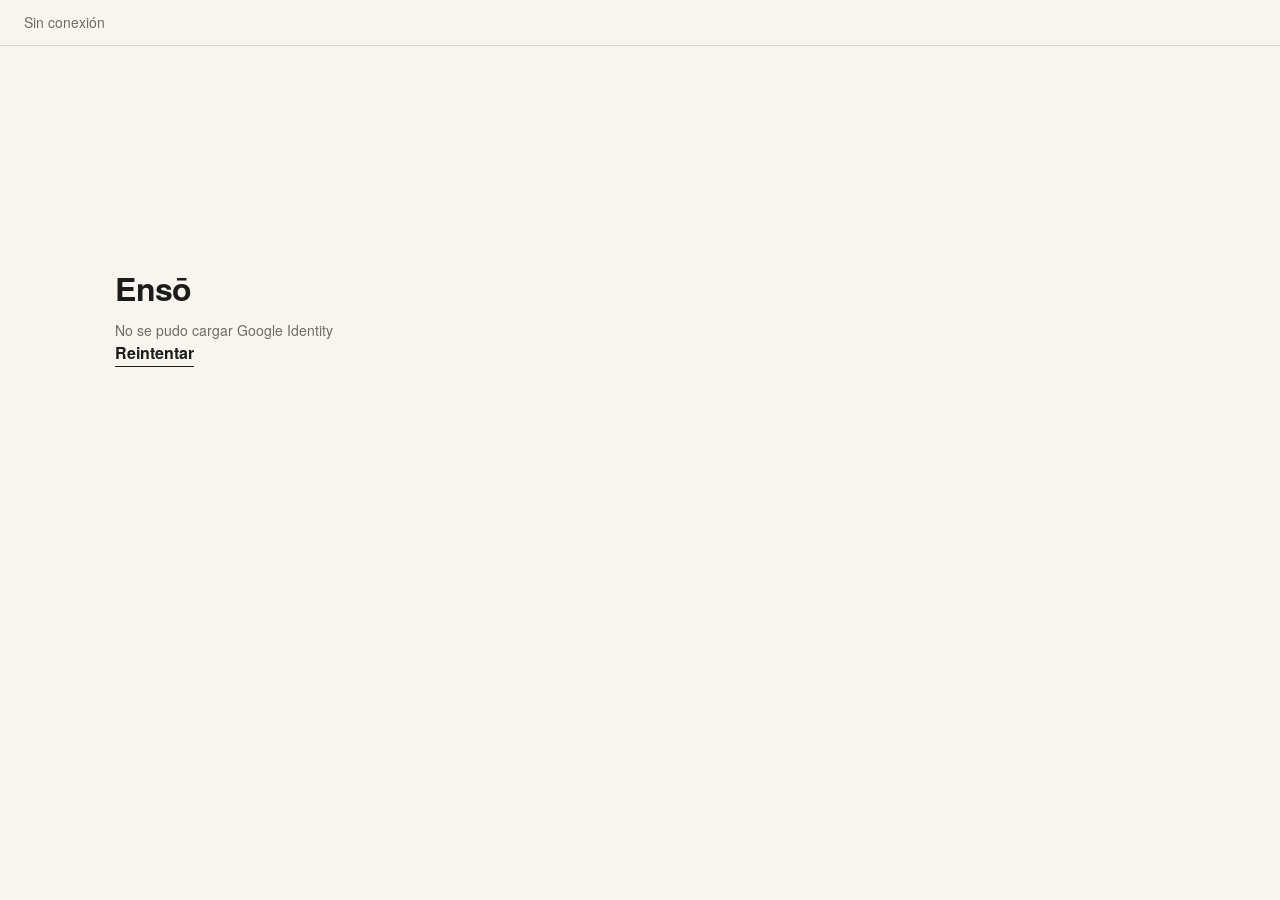
<file: web/index.html>
<!doctype html>
<html lang="es">
<head>
<meta charset="utf-8">
<meta name="viewport" content="width=device-width, initial-scale=1, viewport-fit=cover">
<meta http-equiv="Content-Security-Policy" content="default-src 'self'; script-src 'self' https://accounts.google.com/gsi/client; style-src 'self' https://accounts.google.com/gsi/style 'sha256-88QphsXJQwxKP9xXR175ZSMzpaq6Swzj9u3QQ+G2Wig='; frame-src https://accounts.google.com/gsi/; connect-src 'self' https://script.google.com https://script.googleusercontent.com https://accounts.google.com/gsi/; img-src 'self' data:; font-src 'self'; object-src 'none'; base-uri 'none'; form-action 'none'">
<meta name="referrer" content="strict-origin-when-cross-origin">
<meta name="theme-color" content="#f8f5ef">
<title>Ensō</title>
<link rel="manifest" href="manifest.webmanifest">
<link rel="icon" type="image/png" href="icons/icon-32.png">
<link rel="apple-touch-icon" href="icons/icon-180.png">
<link rel="preload" href="fonts/texgyreheros-regular.woff2" as="font" type="font/woff2" crossorigin>
<link rel="preload" href="fonts/texgyreheros-bold.woff2" as="font" type="font/woff2" crossorigin>
<link rel="stylesheet" href="fonts/fonts.css">
<link rel="stylesheet" href="styles.css">
<script src="domain.js"></script>
<script type="module" src="js/app.js"></script>
</head>
<body>
<main id="app"></main>
</body>
</html>
</file>
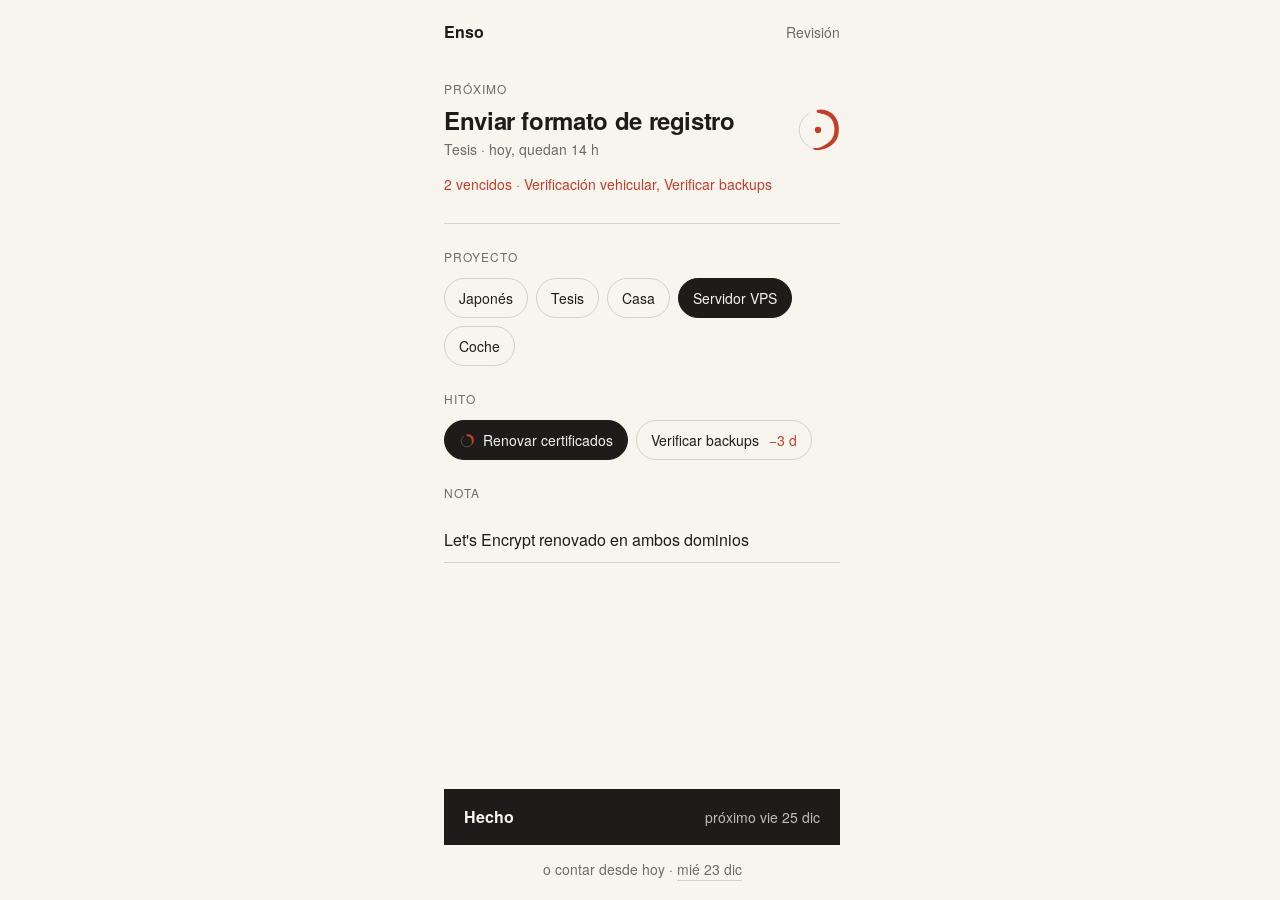
<file: design/mockups/capture.html>
<!doctype html>
<html lang="es">
<head>
<meta charset="utf-8">
<meta name="viewport" content="width=device-width, initial-scale=1, viewport-fit=cover">
<title>Enso · Captura (mockup)</title>
<link rel="stylesheet" href="tokens.css">
<style>
  body { min-height: 100dvh; }
  .page {
    max-width: 440px; min-height: 100dvh; margin: 0 auto;
    padding: 20px 20px 0 24px;
    display: flex; flex-direction: column;
  }
  .top { display: flex; align-items: baseline; justify-content: space-between; margin-bottom: 36px; }
  .mark { font-weight: 700; font-size: var(--fs-m); }
  .top a { font-size: var(--fs-s); color: var(--sumi-2); text-decoration: none; }

  .next { padding-bottom: 28px; border-bottom: 1px solid var(--hair); }
  .next .title { font-size: 24px; font-weight: 700; line-height: 1.2; letter-spacing: -0.015em; margin-top: 8px; }
  .next .meta { font-size: var(--fs-s); color: var(--sumi-2); margin-top: 4px; }
  .next-row { display: flex; align-items: flex-start; justify-content: space-between; gap: 16px; }
  .next-row .timer { margin-top: 10px; }
  .next .overdue { font-size: var(--fs-s); color: var(--shu); margin-top: 14px; }

  .block { padding-top: 24px; }
  .block .label { margin-bottom: 12px; }

  .chips { display: flex; flex-wrap: wrap; gap: 8px; }
  .chip {
    min-height: 40px; padding: 8px 14px;
    border: 1px solid var(--hair); border-radius: 999px;
    font-size: var(--fs-s); line-height: 22px;
  }
  .chip.on { background: var(--sumi); border-color: var(--sumi); color: var(--washi); }
  .chip .d { color: var(--shu); margin-left: 6px; }
  .chip .timer { margin-right: 4px; vertical-align: -3px; }
  .chip.on .timer .trace { stroke: #57524c; }

  .note {
    width: 100%; margin-top: 4px; padding: 10px 0;
    border: 0; border-bottom: 1px solid var(--hair); background: transparent;
    font: inherit; font-size: var(--fs-m); color: var(--sumi); outline: none;
  }
  .note::placeholder { color: var(--sumi-3); }
  .note:focus { border-bottom-color: var(--sumi); }

  .actions {
    position: sticky; bottom: 0; margin-top: auto;
    padding: 24px 0 calc(20px + env(safe-area-inset-bottom));
    background: linear-gradient(to bottom, rgba(244,239,230,0), var(--washi) 24px);
  }
  .primary {
    width: 100%; min-height: 56px; padding: 0 20px;
    background: var(--sumi); color: var(--washi);
    display: flex; align-items: center; justify-content: space-between;
    font-size: var(--fs-m);
  }
  .primary b { font-weight: 700; }
  .primary span { opacity: .75; font-size: var(--fs-s); }
  .secondary {
    display: block; width: 100%; margin-top: 14px; text-align: center;
    font-size: var(--fs-s); color: var(--sumi-2);
  }
  .secondary u { text-decoration: none; border-bottom: 1px solid var(--hair); padding-bottom: 1px; }
</style>
</head>
<body>
<div class="page">
  <header class="top">
    <span class="mark">Enso</span>
    <a href="review.html">Revisión</a>
  </header>

  <section class="next">
    <p class="label">Próximo</p>
    <div class="next-row">
      <div>
        <p class="title">Enviar formato de registro</p>
        <p class="meta num">Tesis · hoy, quedan 14 h</p>
      </div>
      <svg class="timer" data-due="2026-11-23" data-size="44"></svg>
    </div>
    <p class="overdue num">2 vencidos · Verificación vehicular, Verificar backups</p>
  </section>

  <section class="block">
    <p class="label">Proyecto</p>
    <div class="chips">
      <button class="chip">Japonés</button>
      <button class="chip">Tesis</button>
      <button class="chip">Casa</button>
      <button class="chip on">Servidor VPS</button>
      <button class="chip">Coche</button>
    </div>
  </section>

  <section class="block">
    <p class="label">Hito</p>
    <div class="chips">
      <button class="chip on"><svg class="timer" data-due="2026-11-25" data-size="16"></svg> Renovar certificados</button>
      <button class="chip">Verificar backups <span class="d num">−3 d</span></button>
    </div>
  </section>

  <section class="block">
    <p class="label">Nota</p>
    <input class="note" type="text" placeholder="Breve, opcional" value="Let's Encrypt renovado en ambos dominios">
  </section>

  <div class="actions">
    <button class="primary"><b>Hecho</b><span class="num">próximo vie 25 dic</span></button>
    <button class="secondary num">o contar desde hoy · <u>mié 23 dic</u></button>
  </div>
</div>
<script src="enso.js"></script>
</body>
</html>
</file>
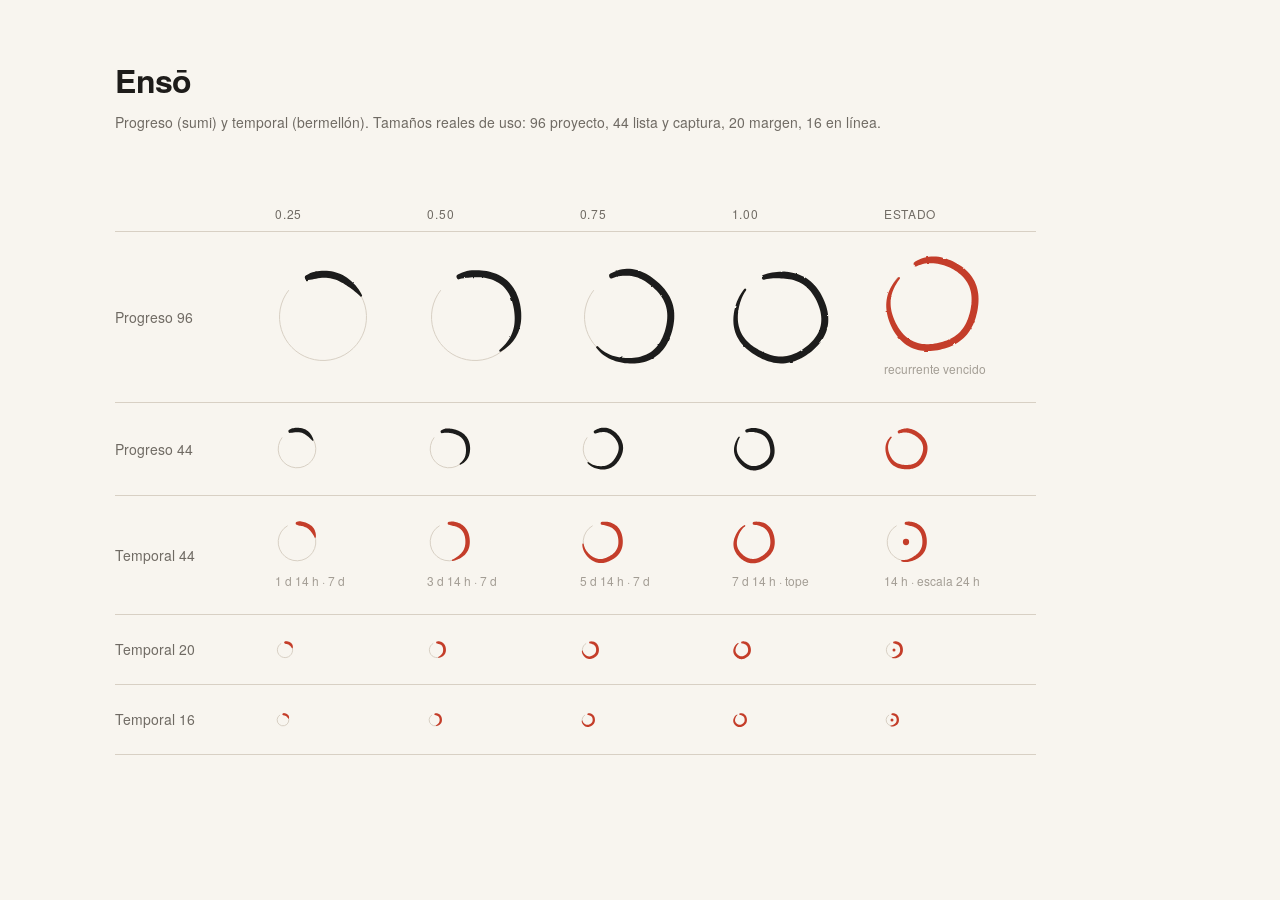
<file: design/mockups/enso-specimen.html>
<!doctype html>
<html lang="es">
<head>
<meta charset="utf-8">
<meta name="viewport" content="width=device-width, initial-scale=1">
<title>Enso · Muestrario de ensō</title>
<link rel="stylesheet" href="tokens.css">
<style>
  .page { max-width: 1100px; padding: 56px 64px 80px 9vw; }
  h1 { font-size: 32px; font-weight: 700; letter-spacing: -0.02em; margin-bottom: 8px; }
  .intro { color: var(--sumi-2); font-size: var(--fs-s); margin-bottom: 48px; }
  .row { display: grid; grid-template-columns: 160px repeat(5, 1fr); align-items: center; padding: 24px 0; border-top: 1px solid var(--hair); }
  .row:last-child { border-bottom: 1px solid var(--hair); }
  .row > p { font-size: var(--fs-s); color: var(--sumi-2); }
  .cell { display: flex; flex-direction: column; align-items: flex-start; gap: 8px; }
  .cell span { font-size: var(--fs-xs); color: var(--sumi-3); }
  .head { padding-bottom: 8px; border-top: 0; }
  .head span { font-size: var(--fs-xs); color: var(--sumi-2); letter-spacing: .06em; text-transform: uppercase; }
</style>
</head>
<body>
<div class="page">
  <h1>Ensō</h1>
  <p class="intro">Progreso (sumi) y temporal (bermellón). Tamaños reales de uso: 96 proyecto, 44 lista y captura, 20 margen, 16 en línea.</p>

  <div class="row head"><span></span><span>0.25</span><span>0.50</span><span>0.75</span><span>1.00</span><span>Estado</span></div>

  <div class="row"><p>Progreso 96</p>
    <div class="cell"><svg class="enso" data-size="96" data-progress="0.25"></svg></div>
    <div class="cell"><svg class="enso" data-size="96" data-progress="0.5"></svg></div>
    <div class="cell"><svg class="enso" data-size="96" data-progress="0.75"></svg></div>
    <div class="cell"><svg class="enso" data-size="96" data-progress="1"></svg></div>
    <div class="cell"><svg class="enso" data-size="96" data-state="overdue"></svg><span>recurrente vencido</span></div>
  </div>
  <div class="row"><p>Progreso 44</p>
    <div class="cell"><svg class="enso" data-progress="0.25"></svg></div>
    <div class="cell"><svg class="enso" data-progress="0.5"></svg></div>
    <div class="cell"><svg class="enso" data-progress="0.75"></svg></div>
    <div class="cell"><svg class="enso" data-progress="1"></svg></div>
    <div class="cell"><svg class="enso" data-state="overdue"></svg></div>
  </div>
  <div class="row"><p>Temporal 44</p>
    <div class="cell"><svg class="timer" data-size="44" data-due="2026-11-24"></svg><span>1 d 14 h · 7 d</span></div>
    <div class="cell"><svg class="timer" data-size="44" data-due="2026-11-26"></svg><span>3 d 14 h · 7 d</span></div>
    <div class="cell"><svg class="timer" data-size="44" data-due="2026-11-28"></svg><span>5 d 14 h · 7 d</span></div>
    <div class="cell"><svg class="timer" data-size="44" data-due="2026-11-30"></svg><span>7 d 14 h · tope</span></div>
    <div class="cell"><svg class="timer" data-size="44" data-due="2026-11-23"></svg><span>14 h · escala 24 h</span></div>
  </div>
  <div class="row"><p>Temporal 20</p>
    <div class="cell"><svg class="timer" data-size="20" data-due="2026-11-24"></svg></div>
    <div class="cell"><svg class="timer" data-size="20" data-due="2026-11-26"></svg></div>
    <div class="cell"><svg class="timer" data-size="20" data-due="2026-11-28"></svg></div>
    <div class="cell"><svg class="timer" data-size="20" data-due="2026-11-30"></svg></div>
    <div class="cell"><svg class="timer" data-size="20" data-due="2026-11-23"></svg></div>
  </div>
  <div class="row"><p>Temporal 16</p>
    <div class="cell"><svg class="timer" data-size="16" data-due="2026-11-24"></svg></div>
    <div class="cell"><svg class="timer" data-size="16" data-due="2026-11-26"></svg></div>
    <div class="cell"><svg class="timer" data-size="16" data-due="2026-11-28"></svg></div>
    <div class="cell"><svg class="timer" data-size="16" data-due="2026-11-30"></svg></div>
    <div class="cell"><svg class="timer" data-size="16" data-due="2026-11-23"></svg></div>
  </div>
</div>
<script src="enso.js"></script>
</body>
</html>
</file>
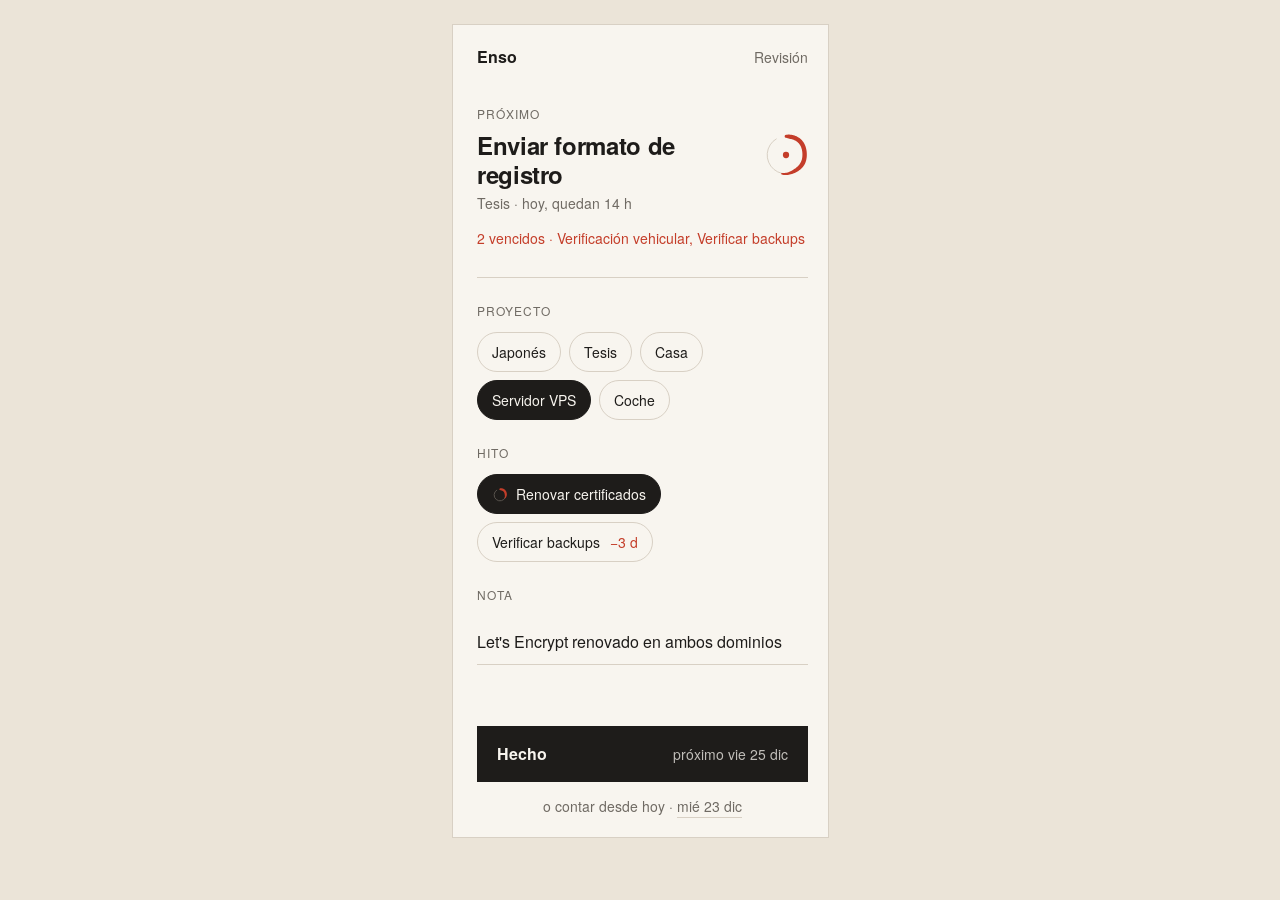
<file: design/mockups/phone.html>
<!doctype html>
<html lang="es">
<head>
<meta charset="utf-8">
<title>Enso · Captura en 375 px</title>
<style>
  html, body { margin: 0; background: #ebe4d8; }
  body { display: flex; justify-content: center; padding: 24px 0; }
  iframe { width: 375px; height: 812px; border: 1px solid #d8d0c4; background: #f8f5ef; }
</style>
</head>
<body>
<iframe id="f" src="capture.html" title="Vista 375x812"></iframe>
<script>
  // phone.html?src=vault.html%3Flocked renders any mockup at 375 px
  var src = new URLSearchParams(location.search).get('src');
  if (src && /^[a-z]+\.html(\?[a-z]*)?$/.test(src)) document.getElementById('f').src = src;
</script>
</body>
</html>
</file>
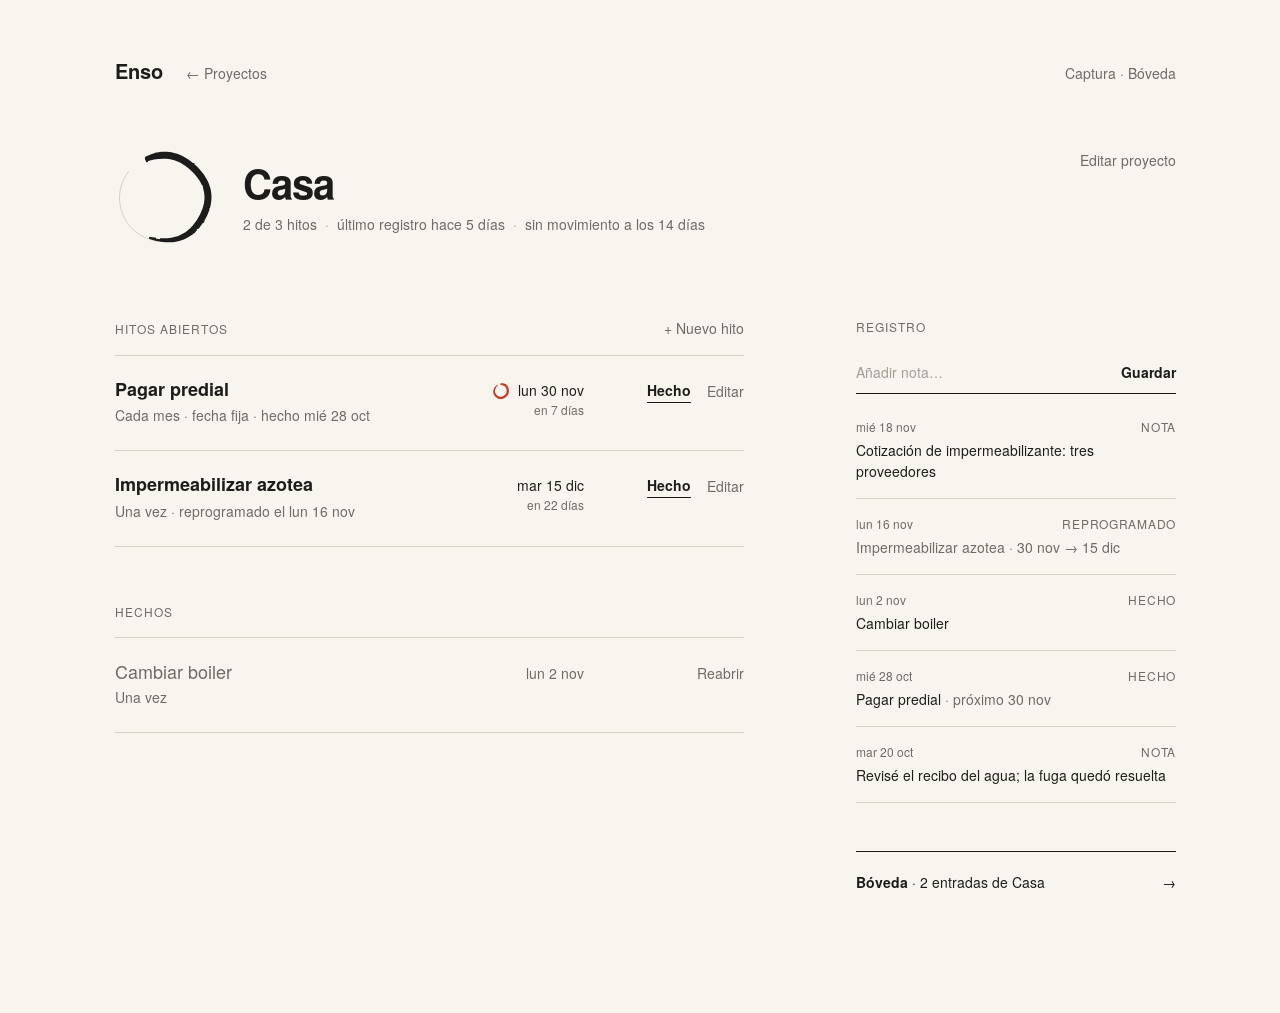
<file: design/mockups/project.html>
<!doctype html>
<html lang="es">
<head>
<meta charset="utf-8">
<meta name="viewport" content="width=device-width, initial-scale=1">
<title>Enso · Casa (mockup)</title>
<link rel="stylesheet" href="tokens.css">
<style>
  .page { max-width: 1240px; padding: 56px 64px 120px 9vw; }
  .top { display: flex; align-items: baseline; gap: 24px; margin-bottom: 64px; }
  .mark { font-weight: 700; font-size: var(--fs-l); letter-spacing: -0.01em; }
  .top .crumb { color: var(--sumi-2); font-size: var(--fs-s); }
  .top nav { margin-left: auto; font-size: var(--fs-s); color: var(--sumi-2); }

  .hero { display: flex; align-items: center; gap: 32px; margin-bottom: 72px; }
  .hero h1 { font-size: 40px; font-weight: 700; line-height: 1.05; letter-spacing: -0.025em; }
  .hero .meta { margin-top: 10px; font-size: var(--fs-s); color: var(--sumi-2); }
  .hero .meta span + span::before { content: "·"; margin: 0 8px; color: var(--sumi-3); }
  .hero .edit { margin-left: auto; align-self: flex-start; font-size: var(--fs-s); color: var(--sumi-2); }

  .grid { display: grid; grid-template-columns: minmax(0, 1fr) 320px; column-gap: 112px; align-items: start; }

  .section-head { display: flex; justify-content: space-between; align-items: baseline; margin-bottom: 16px; }
  .section-head button { font-size: var(--fs-s); color: var(--sumi-2); }

  .ms {
    display: grid; grid-template-columns: minmax(0, 1fr) 104px 136px;
    column-gap: 24px; align-items: baseline;
    padding: 22px 0 24px; border-top: 1px solid var(--hair);
  }
  .ms h3 { font-size: 18px; font-weight: 700; line-height: 1.3; }
  .ms .kind { margin-top: 4px; font-size: var(--fs-s); color: var(--sumi-2); }
  .ms .due { font-size: var(--fs-s); text-align: right; }
  .ms .due .timer { margin-right: 8px; vertical-align: -4px; }
  .ms .due small { display: block; font-size: var(--fs-xs); color: var(--sumi-2); }
  .ms .acts { display: flex; justify-content: flex-end; gap: 16px; font-size: var(--fs-s); }
  .ms .acts .do { font-weight: 700; border-bottom: 1px solid var(--sumi); padding-bottom: 1px; }
  .ms .acts .alt { color: var(--sumi-2); }
  .list-end { border-top: 1px solid var(--hair); }

  .done-head { margin-top: 56px; }
  .ms.is-done h3 { font-weight: 400; color: var(--sumi-2); }
  .ms.is-done .due { color: var(--sumi-2); }

  /* margin: log */
  .compose { border-bottom: 1px solid var(--sumi); display: flex; gap: 12px; align-items: center; margin-bottom: 8px; }
  .compose input { flex: 1; border: 0; background: none; font: inherit; font-size: var(--fs-s); padding: 10px 0; color: var(--sumi); outline: none; }
  .compose input::placeholder { color: var(--sumi-3); }
  .compose button { font-size: var(--fs-s); font-weight: 700; }

  .log li { padding: 16px 0; border-bottom: 1px solid var(--hair); font-size: var(--fs-s); }
  .log .when { display: flex; justify-content: space-between; font-size: var(--fs-xs); color: var(--sumi-2); margin-bottom: 4px; }
  .log .type { letter-spacing: 0.06em; text-transform: uppercase; }
  .log .sys { color: var(--sumi-2); }

  .vault-link { margin-top: 48px; padding-top: 20px; border-top: 1px solid var(--sumi); display: flex; justify-content: space-between; font-size: var(--fs-s); }
  .vault-link b { font-weight: 700; }
</style>
</head>
<body>
<div class="page">
  <header class="top">
    <span class="mark">Enso</span>
    <span class="crumb">← Proyectos</span>
    <nav>Captura · Bóveda</nav>
  </header>

  <section class="hero">
    <svg class="enso" data-progress="0.6667" data-size="96"></svg>
    <div>
      <h1>Casa</h1>
      <p class="meta num"><span>2 de 3 hitos</span><span>último registro hace 5 días</span><span>sin movimiento a los 14 días</span></p>
    </div>
    <button class="edit">Editar proyecto</button>
  </section>

  <div class="grid">
    <section>
      <div class="section-head">
        <h2 class="label">Hitos abiertos</h2>
        <button>+ Nuevo hito</button>
      </div>

      <article class="ms">
        <div>
          <h3>Pagar predial</h3>
          <p class="kind">Cada mes · fecha fija · hecho mié 28 oct</p>
        </div>
        <p class="due num"><svg class="timer" data-due="2026-11-30" data-size="18"></svg>lun 30 nov<small>en 7 días</small></p>
        <div class="acts"><button class="do">Hecho</button><button class="alt">Editar</button></div>
      </article>

      <article class="ms">
        <div>
          <h3>Impermeabilizar azotea</h3>
          <p class="kind">Una vez · reprogramado el lun 16 nov</p>
        </div>
        <p class="due num">mar 15 dic<small>en 22 días</small></p>
        <div class="acts"><button class="do">Hecho</button><button class="alt">Editar</button></div>
      </article>
      <div class="list-end"></div>

      <div class="section-head done-head">
        <h2 class="label">Hechos</h2>
      </div>
      <article class="ms is-done">
        <div>
          <h3>Cambiar boiler</h3>
          <p class="kind">Una vez</p>
        </div>
        <p class="due num">lun 2 nov</p>
        <div class="acts"><button class="alt">Reabrir</button></div>
      </article>
      <div class="list-end"></div>
    </section>

    <aside>
      <h2 class="label" style="margin-bottom:16px">Registro</h2>
      <div class="compose">
        <input type="text" placeholder="Añadir nota…">
        <button>Guardar</button>
      </div>
      <ul class="log">
        <li>
          <p class="when num"><span>mié 18 nov</span><span class="type">Nota</span></p>
          Cotización de impermeabilizante: tres proveedores
        </li>
        <li>
          <p class="when num"><span>lun 16 nov</span><span class="type">Reprogramado</span></p>
          <span class="sys num">Impermeabilizar azotea · 30 nov → 15 dic</span>
        </li>
        <li>
          <p class="when num"><span>lun 2 nov</span><span class="type">Hecho</span></p>
          Cambiar boiler
        </li>
        <li>
          <p class="when num"><span>mié 28 oct</span><span class="type">Hecho</span></p>
          Pagar predial <span class="sys num">· próximo 30 nov</span>
        </li>
        <li>
          <p class="when num"><span>mar 20 oct</span><span class="type">Nota</span></p>
          Revisé el recibo del agua; la fuga quedó resuelta
        </li>
      </ul>

      <div class="vault-link"><span><b>Bóveda</b> · 2 entradas de Casa</span><span>→</span></div>
    </aside>
  </div>
</div>
<script src="enso.js"></script>
</body>
</html>
</file>
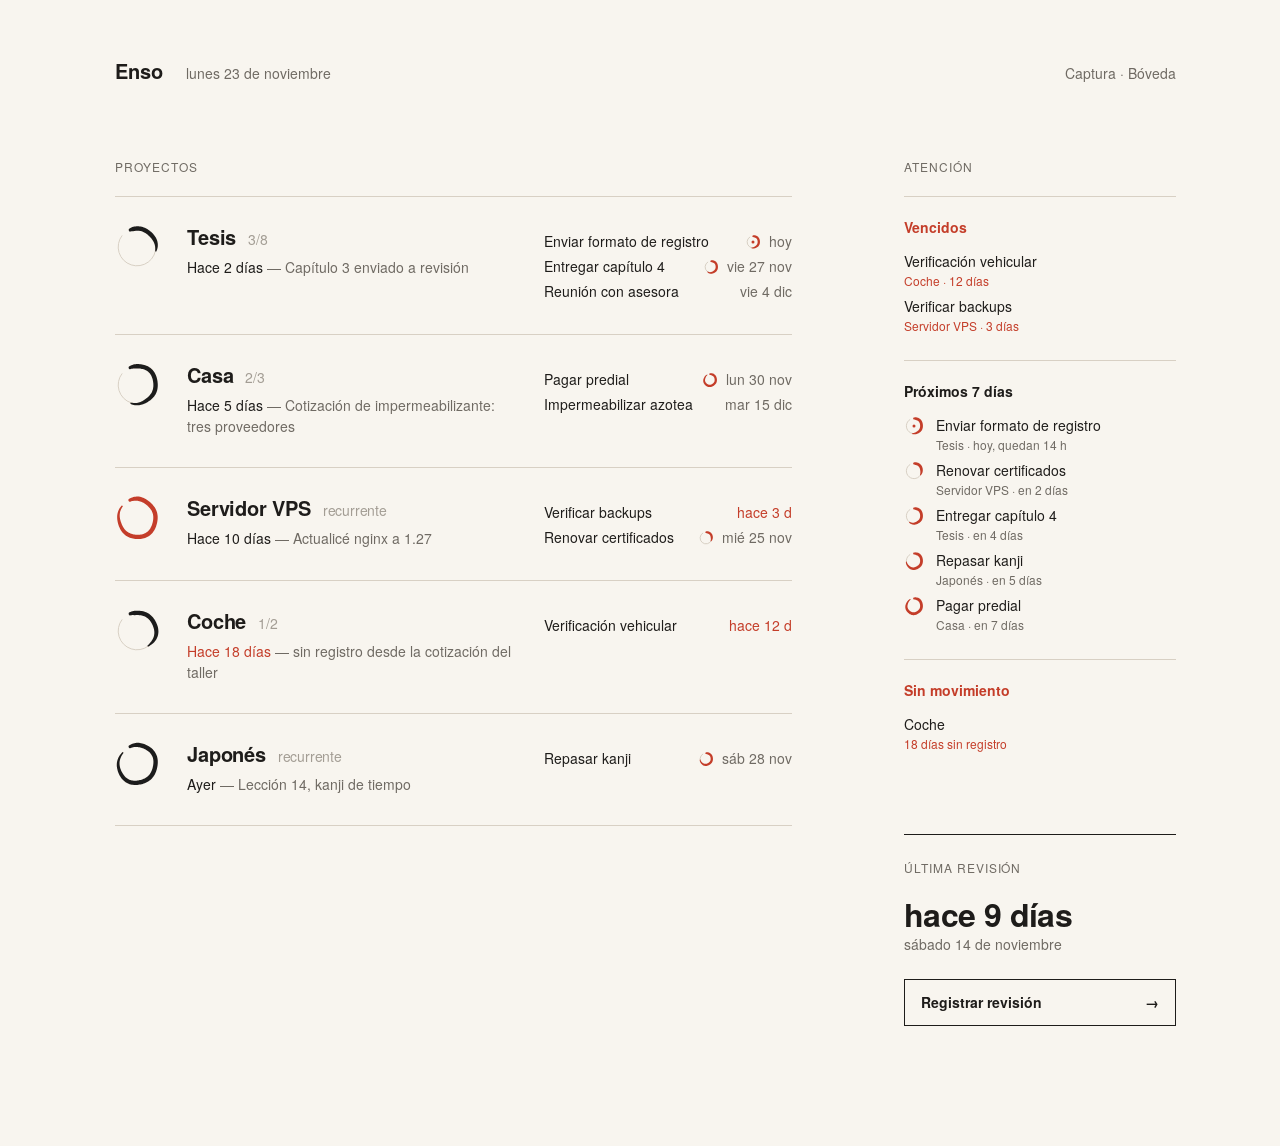
<file: design/mockups/review.html>
<!doctype html>
<html lang="es">
<head>
<meta charset="utf-8">
<meta name="viewport" content="width=device-width, initial-scale=1">
<title>Enso · Revisión (mockup)</title>
<link rel="stylesheet" href="tokens.css">
<style>
  .page {
    max-width: 1240px;
    padding: 56px 64px 120px 9vw;   /* asymmetric: heavier left margin */
  }
  .top {
    display: flex; align-items: baseline; gap: 24px;
    margin-bottom: 72px;
  }
  .mark { font-weight: 700; font-size: var(--fs-l); letter-spacing: -0.01em; }
  .top .date { color: var(--sumi-2); font-size: var(--fs-s); }
  .top nav { margin-left: auto; font-size: var(--fs-s); color: var(--sumi-2); }

  .grid {
    display: grid;
    grid-template-columns: minmax(0, 1fr) 272px;
    column-gap: 112px;
    align-items: start;
  }

  /* projects column */
  .projects .label { margin-bottom: 20px; }
  .project {
    display: grid;
    grid-template-columns: 44px minmax(0, 1fr) 248px;
    column-gap: 28px;
    padding: 28px 0 30px;
    border-top: 1px solid var(--hair);
  }
  .project:last-child { border-bottom: 1px solid var(--hair); }
  .project h3 {
    font-size: var(--fs-l); font-weight: 700; line-height: 1.2; letter-spacing: -0.01em;
    display: flex; align-items: baseline; gap: 12px;
  }
  .project h3 .count { font-size: var(--fs-s); font-weight: 400; color: var(--sumi-3); }
  .project .last { margin-top: 8px; font-size: var(--fs-s); color: var(--sumi-2); max-width: 46ch; }
  .project .last .when { color: var(--sumi); }
  .project .last.shu .when { color: var(--shu); }

  .upcoming { font-size: var(--fs-s); padding-top: 4px; }
  .upcoming li { display: flex; justify-content: space-between; gap: 16px; padding: 2px 0; }
  .upcoming li span:last-child { color: var(--sumi-2); white-space: nowrap; }
  .upcoming li.shu span:last-child { color: var(--shu); }
  .upcoming .none { color: var(--sumi-3); }
  .upcoming .timer { margin-right: 8px; vertical-align: -3px; }
  .timed li { display: flex; gap: 12px; align-items: flex-start; }
  .timed li .timer { margin-top: 1px; }

  /* margin column */
  .margin { padding-top: 0; }
  .margin .label { margin-bottom: 20px; }
  .group { padding: 20px 0 22px; border-top: 1px solid var(--hair); }
  .group h4 { font-size: var(--fs-s); font-weight: 700; margin-bottom: 10px; }
  .group h4.shu { color: var(--shu); }
  .group li { font-size: var(--fs-s); padding: 3px 0; }
  .group li .meta { display: block; color: var(--sumi-2); font-size: var(--fs-xs); }
  .group li.shu .meta { color: var(--shu); }
  .group li.shu { color: var(--sumi); }

  .review { margin-top: 56px; padding-top: 24px; border-top: 1px solid var(--sumi); }
  .review .big { font-size: var(--fs-xl); font-weight: 700; line-height: 1.1; letter-spacing: -0.02em; margin: 6px 0 2px; }
  .review .sub { font-size: var(--fs-s); color: var(--sumi-2); }
  .btn-line {
    margin-top: 24px; width: 100%;
    padding: 12px 16px; border: 1px solid var(--sumi);
    font-size: var(--fs-s); font-weight: 700; text-align: left;
    display: flex; justify-content: space-between;
  }
  .btn-line:hover { background: var(--sumi); color: var(--washi); }
</style>
</head>
<body>
<div class="page">
  <header class="top">
    <span class="mark">Enso</span>
    <span class="date">lunes 23 de noviembre</span>
    <nav>Captura · Bóveda</nav>
  </header>

  <div class="grid">
    <section class="projects">
      <h2 class="label">Proyectos</h2>

      <article class="project">
        <svg class="enso" data-progress="0.375"></svg>
        <div>
          <h3>Tesis <span class="count num">3/8</span></h3>
          <p class="last"><span class="when">Hace 2 días</span> — Capítulo 3 enviado a revisión</p>
        </div>
        <ul class="upcoming">
          <li><span>Enviar formato de registro</span><span class="num"><svg class="timer" data-due="2026-11-23" data-size="16"></svg>hoy</span></li>
          <li><span>Entregar capítulo 4</span><span class="num"><svg class="timer" data-due="2026-11-27" data-size="16"></svg>vie 27 nov</span></li>
          <li><span>Reunión con asesora</span><span class="num">vie 4 dic</span></li>
        </ul>
      </article>

      <article class="project">
        <svg class="enso" data-progress="0.6667"></svg>
        <div>
          <h3>Casa <span class="count num">2/3</span></h3>
          <p class="last"><span class="when">Hace 5 días</span> — Cotización de impermeabilizante: tres proveedores</p>
        </div>
        <ul class="upcoming">
          <li><span>Pagar predial</span><span class="num"><svg class="timer" data-due="2026-11-30" data-size="16"></svg>lun 30 nov</span></li>
          <li><span>Impermeabilizar azotea</span><span class="num">mar 15 dic</span></li>
        </ul>
      </article>

      <article class="project">
        <svg class="enso" data-state="overdue"></svg>
        <div>
          <h3>Servidor VPS <span class="count">recurrente</span></h3>
          <p class="last"><span class="when">Hace 10 días</span> — Actualicé nginx a 1.27</p>
        </div>
        <ul class="upcoming">
          <li class="shu"><span>Verificar backups</span><span class="num">hace 3 d</span></li>
          <li><span>Renovar certificados</span><span class="num"><svg class="timer" data-due="2026-11-25" data-size="16"></svg>mié 25 nov</span></li>
        </ul>
      </article>

      <article class="project">
        <svg class="enso" data-progress="0.5"></svg>
        <div>
          <h3>Coche <span class="count num">1/2</span></h3>
          <p class="last shu"><span class="when">Hace 18 días</span> — sin registro desde la cotización del taller</p>
        </div>
        <ul class="upcoming">
          <li class="shu"><span>Verificación vehicular</span><span class="num">hace 12 d</span></li>
        </ul>
      </article>

      <article class="project">
        <svg class="enso" data-state="ok"></svg>
        <div>
          <h3>Japonés <span class="count">recurrente</span></h3>
          <p class="last"><span class="when">Ayer</span> — Lección 14, kanji de tiempo</p>
        </div>
        <ul class="upcoming">
          <li><span>Repasar kanji</span><span class="num"><svg class="timer" data-due="2026-11-28" data-size="16"></svg>sáb 28 nov</span></li>
        </ul>
      </article>
    </section>

    <aside class="margin">
      <h2 class="label">Atención</h2>

      <div class="group">
        <h4 class="shu">Vencidos</h4>
        <ul>
          <li class="shu">Verificación vehicular<span class="meta num">Coche · 12 días</span></li>
          <li class="shu">Verificar backups<span class="meta num">Servidor VPS · 3 días</span></li>
        </ul>
      </div>

      <div class="group">
        <h4>Próximos 7 días</h4>
        <ul class="timed">
          <li><svg class="timer" data-due="2026-11-23" data-size="20"></svg><div>Enviar formato de registro<span class="meta num">Tesis · hoy, quedan 14 h</span></div></li>
          <li><svg class="timer" data-due="2026-11-25" data-size="20"></svg><div>Renovar certificados<span class="meta num">Servidor VPS · en 2 días</span></div></li>
          <li><svg class="timer" data-due="2026-11-27" data-size="20"></svg><div>Entregar capítulo 4<span class="meta num">Tesis · en 4 días</span></div></li>
          <li><svg class="timer" data-due="2026-11-28" data-size="20"></svg><div>Repasar kanji<span class="meta num">Japonés · en 5 días</span></div></li>
          <li><svg class="timer" data-due="2026-11-30" data-size="20"></svg><div>Pagar predial<span class="meta num">Casa · en 7 días</span></div></li>
        </ul>
      </div>

      <div class="group">
        <h4 class="shu">Sin movimiento</h4>
        <ul>
          <li class="shu">Coche<span class="meta num">18 días sin registro</span></li>
        </ul>
      </div>

      <div class="review">
        <p class="label">Última revisión</p>
        <p class="big num">hace 9 días</p>
        <p class="sub num">sábado 14 de noviembre</p>
        <button class="btn-line"><span>Registrar revisión</span><span>→</span></button>
      </div>
    </aside>
  </div>
</div>
<script src="enso.js"></script>
</body>
</html>
</file>
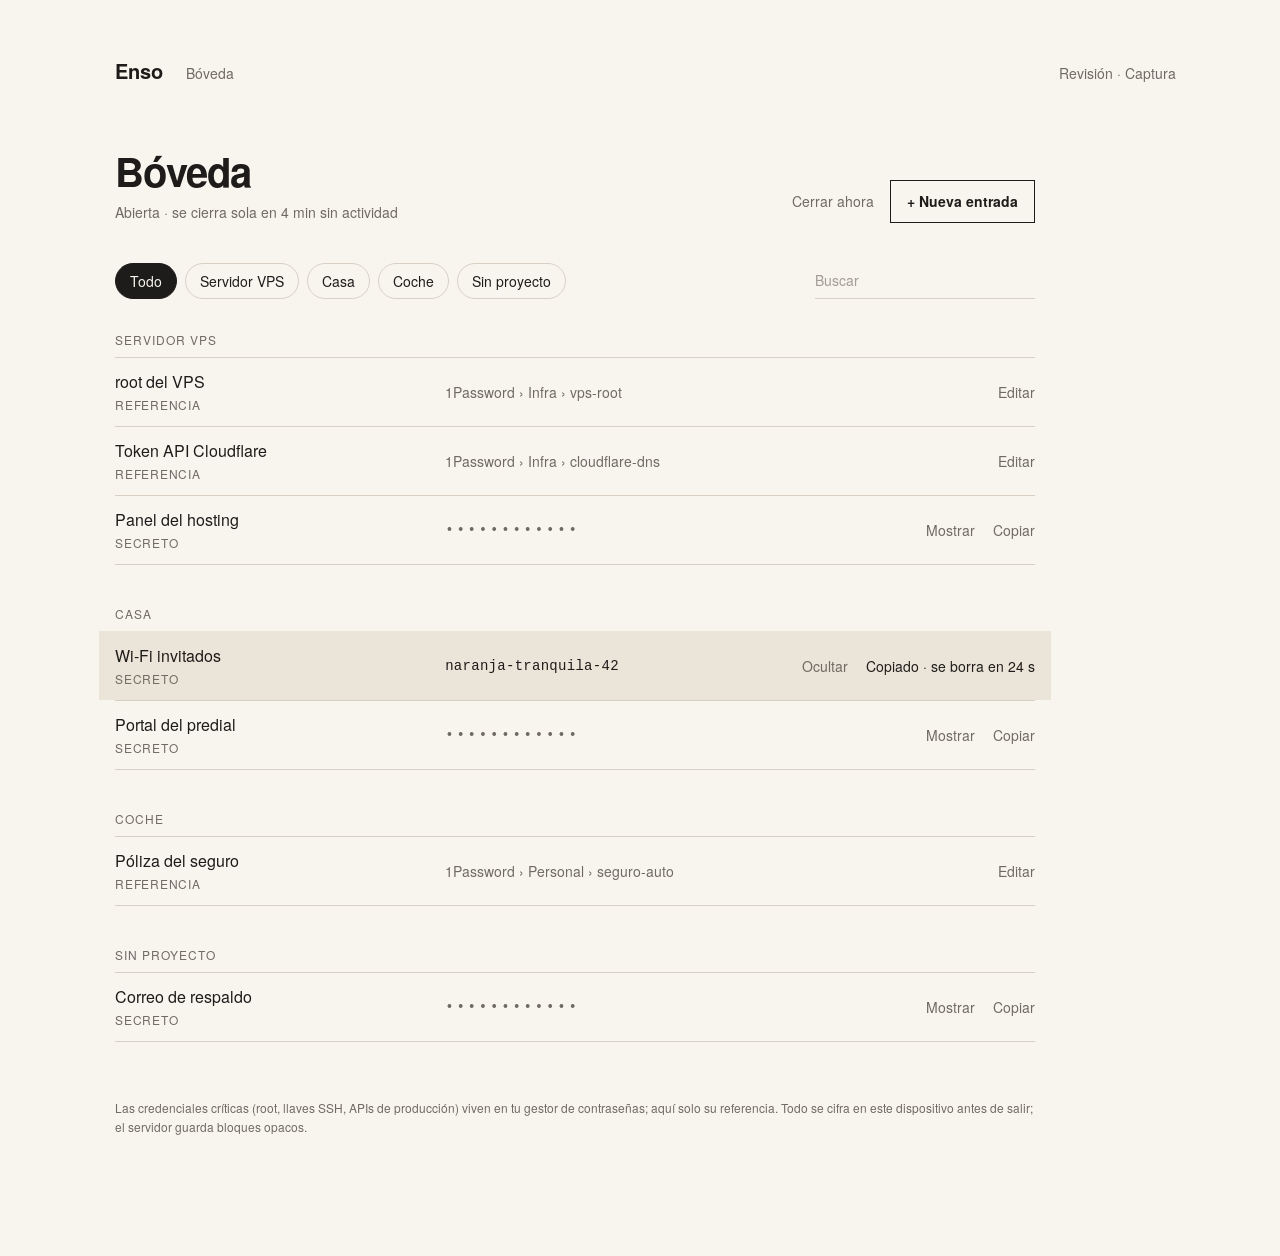
<file: design/mockups/vault.html>
<!doctype html>
<html lang="es">
<head>
<meta charset="utf-8">
<meta name="viewport" content="width=device-width, initial-scale=1">
<title>Enso · Bóveda (mockup)</title>
<link rel="stylesheet" href="tokens.css">
<style>
  .page { max-width: 1240px; padding: 56px 64px 120px 9vw; }
  .top { display: flex; align-items: baseline; gap: 24px; margin-bottom: 64px; }
  .mark { font-weight: 700; font-size: var(--fs-l); letter-spacing: -0.01em; }
  .top .crumb { color: var(--sumi-2); font-size: var(--fs-s); }
  .top nav { margin-left: auto; font-size: var(--fs-s); color: var(--sumi-2); }

  /* ---------- unlocked ---------- */
  .head { display: flex; align-items: flex-end; gap: 24px; margin-bottom: 40px; max-width: 920px; }
  .head h1 { font-size: 40px; font-weight: 700; line-height: 1.05; letter-spacing: -0.025em; }
  .head .state { font-size: var(--fs-s); color: var(--sumi-2); margin-top: 10px; }
  .head .right { margin-left: auto; display: flex; gap: 12px; }
  .btn-line { padding: 10px 16px; border: 1px solid var(--sumi); font-size: var(--fs-s); font-weight: 700; }
  .btn-quiet { padding: 10px 4px; font-size: var(--fs-s); color: var(--sumi-2); }

  .filters { display: flex; gap: 8px; flex-wrap: wrap; margin-bottom: 32px; max-width: 920px; }
  .chip { min-height: 36px; padding: 6px 14px; border: 1px solid var(--hair); border-radius: 999px; font-size: var(--fs-s); }
  .chip.on { background: var(--sumi); border-color: var(--sumi); color: var(--washi); }
  .filters input {
    margin-left: auto; width: 220px; border: 0; border-bottom: 1px solid var(--hair); background: none;
    font: inherit; font-size: var(--fs-s); padding: 6px 0; outline: none; color: var(--sumi);
  }
  .filters input::placeholder { color: var(--sumi-3); }

  .group { max-width: 920px; margin-bottom: 40px; }
  .group h2 { margin-bottom: 8px; }
  .row {
    display: grid; grid-template-columns: minmax(0, 1fr) minmax(0, 1fr) 260px;
    column-gap: 24px; align-items: center;
    min-height: 64px; padding: 12px 0; border-top: 1px solid var(--hair);
  }
  .group .row:last-child { border-bottom: 1px solid var(--hair); }
  .row .name { font-size: var(--fs-m); }
  .row .kind { display: block; font-size: var(--fs-xs); color: var(--sumi-2); letter-spacing: 0.06em; text-transform: uppercase; margin-top: 2px; }
  .row .val { font-size: var(--fs-s); font-family: ui-monospace, "Cascadia Mono", Consolas, monospace; letter-spacing: 0.02em; }
  .row .val.mask { letter-spacing: 0.2em; color: var(--sumi-2); }
  .row .val.ref { font-family: var(--font); color: var(--sumi-2); letter-spacing: 0; }
  .row .acts { display: flex; justify-content: flex-end; gap: 18px; font-size: var(--fs-s); color: var(--sumi-2); }
  .row .acts .copied { color: var(--sumi); white-space: nowrap; }
  .row.is-open { background: var(--washi-deep); margin: 0 -16px; padding: 12px 16px; border-top-color: transparent; }

  .foot { max-width: 920px; margin-top: 56px; font-size: var(--fs-xs); color: var(--sumi-2); line-height: 1.6; }

  /* ---------- locked (shown with ?locked) ---------- */
  .locked { display: none; }
  body.is-locked .unlocked { display: none; }
  body.is-locked .locked { display: block; }
  .lock-box { max-width: 360px; padding-top: 12vh; }
  .lock-box h1 { font-size: 32px; font-weight: 700; letter-spacing: -0.02em; line-height: 1.1; }
  .lock-box p { font-size: var(--fs-s); color: var(--sumi-2); margin-top: 8px; }
  .lock-box label { display: block; margin-top: 48px; }
  .lock-box input {
    width: 100%; margin-top: 8px; padding: 12px 0; border: 0; border-bottom: 1px solid var(--sumi);
    background: none; font: inherit; font-size: 18px; letter-spacing: 0.2em; outline: none; color: var(--sumi);
  }
  .lock-box .primary {
    width: 100%; min-height: 56px; margin-top: 32px; background: var(--sumi); color: var(--washi);
    font-weight: 700; text-align: left; padding: 0 20px; display: flex; justify-content: space-between; align-items: center;
  }
  .lock-box .fine { margin-top: 32px; font-size: var(--fs-xs); color: var(--sumi-3); line-height: 1.6; }

  @media (max-width: 600px) {
    .page { padding: 20px 20px 40px 24px; }
    .top { margin-bottom: 0; }
    .top nav { display: none; }
    .lock-box { padding-top: 15vh; }
  }
</style>
</head>
<body>
<div class="page">
  <header class="top">
    <span class="mark">Enso</span>
    <span class="crumb">Bóveda</span>
    <nav>Revisión · Captura</nav>
  </header>

  <!-- unlocked -->
  <div class="unlocked">
    <section class="head">
      <div>
        <h1>Bóveda</h1>
        <p class="state num">Abierta · se cierra sola en 4 min sin actividad</p>
      </div>
      <div class="right">
        <button class="btn-quiet">Cerrar ahora</button>
        <button class="btn-line">+ Nueva entrada</button>
      </div>
    </section>

    <div class="filters">
      <button class="chip on">Todo</button>
      <button class="chip">Servidor VPS</button>
      <button class="chip">Casa</button>
      <button class="chip">Coche</button>
      <button class="chip">Sin proyecto</button>
      <input type="search" placeholder="Buscar">
    </div>

    <section class="group">
      <h2 class="label">Servidor VPS</h2>
      <div class="row">
        <p class="name">root del VPS<span class="kind">Referencia</span></p>
        <p class="val ref">1Password › Infra › vps-root</p>
        <div class="acts"><button>Editar</button></div>
      </div>
      <div class="row">
        <p class="name">Token API Cloudflare<span class="kind">Referencia</span></p>
        <p class="val ref">1Password › Infra › cloudflare-dns</p>
        <div class="acts"><button>Editar</button></div>
      </div>
      <div class="row">
        <p class="name">Panel del hosting<span class="kind">Secreto</span></p>
        <p class="val mask">••••••••••••</p>
        <div class="acts"><button>Mostrar</button><button>Copiar</button></div>
      </div>
    </section>

    <section class="group">
      <h2 class="label">Casa</h2>
      <div class="row is-open">
        <p class="name">Wi-Fi invitados<span class="kind">Secreto</span></p>
        <p class="val">naranja-tranquila-42</p>
        <div class="acts"><button>Ocultar</button><span class="copied num">Copiado · se borra en 24 s</span></div>
      </div>
      <div class="row">
        <p class="name">Portal del predial<span class="kind">Secreto</span></p>
        <p class="val mask">••••••••••••</p>
        <div class="acts"><button>Mostrar</button><button>Copiar</button></div>
      </div>
    </section>

    <section class="group">
      <h2 class="label">Coche</h2>
      <div class="row">
        <p class="name">Póliza del seguro<span class="kind">Referencia</span></p>
        <p class="val ref">1Password › Personal › seguro-auto</p>
        <div class="acts"><button>Editar</button></div>
      </div>
    </section>

    <section class="group">
      <h2 class="label">Sin proyecto</h2>
      <div class="row">
        <p class="name">Correo de respaldo<span class="kind">Secreto</span></p>
        <p class="val mask">••••••••••••</p>
        <div class="acts"><button>Mostrar</button><button>Copiar</button></div>
      </div>
    </section>

    <p class="foot">Las credenciales críticas (root, llaves SSH, APIs de producción) viven en tu gestor de contraseñas;
      aquí solo su referencia. Todo se cifra en este dispositivo antes de salir; el servidor guarda bloques opacos.</p>
  </div>

  <!-- locked -->
  <div class="locked">
    <section class="lock-box">
      <h1>Bóveda cerrada</h1>
      <p>Escribe tu frase para abrirla en este dispositivo.</p>
      <label class="label" for="pp">Frase maestra</label>
      <input id="pp" type="password" value="xxxxxxxxxxxxxxxx" autocomplete="current-password">
      <button class="primary"><span>Abrir</span><span>→</span></button>
      <p class="fine">La frase no se guarda en ningún sitio y no se puede recuperar. Si la pierdes, el contenido de la bóveda se pierde con ella.</p>
    </section>
  </div>
</div>
<script>if (location.search.indexOf('locked') >= 0) document.body.classList.add('is-locked');</script>
</body>
</html>
</file>
<file: web/fonts/fonts.css>
/*
 * Self-hosted TeX Gyre Heros (GUST Font License, see GUST-FONT-LICENSE.txt and README-fonts.txt).
 * Subset woff2: Latin, Latin-1, Latin Extended-A, general punctuation, euro, arrows.
 * Usage: font-family: "Helvetica Neue", Helvetica, "TeX Gyre Heros", sans-serif;
 */

@font-face {
  font-family: "TeX Gyre Heros";
  src: url("texgyreheros-regular.woff2") format("woff2");
  font-weight: 400;
  font-style: normal;
  font-display: swap;
  unicode-range: U+0020-007E, U+00A0-017F, U+2010-2027, U+2030-203A, U+20AC, U+2190-2193, U+2212;
}

@font-face {
  font-family: "TeX Gyre Heros";
  src: url("texgyreheros-bold.woff2") format("woff2");
  font-weight: 700;
  font-style: normal;
  font-display: swap;
  unicode-range: U+0020-007E, U+00A0-017F, U+2010-2027, U+2030-203A, U+20AC, U+2190-2193, U+2212;
}
</file>
<file: web/styles.css>
/* Enso — styles. Ma, asymmetry, 1px hairlines, no shadows. Vermilion = overdue / stale / timer. */

:root {
  --washi: #f8f5ef;
  --washi-deep: #ebe4d8;
  --sumi: #1e1c1a;
  --sumi-2: #6f6a63;
  --sumi-3: #a39d94;
  --hair: #d8d0c4;
  --shu: #c43d29;

  /* TeX Gyre Heros first: Windows maps "Helvetica" to Arial and Android to Roboto. */
  --font: "TeX Gyre Heros", "Helvetica Neue", Helvetica, sans-serif;
  --mono: ui-monospace, "Cascadia Mono", Consolas, monospace;
  --fs-xs: 12px;
  --fs-s: 14px;
  --fs-m: 16px;
  --fs-l: 20px;
  --fs-xl: 32px;
}

* { box-sizing: border-box; margin: 0; padding: 0; }
html { -webkit-text-size-adjust: 100%; }
body {
  background: var(--washi); color: var(--sumi);
  font-family: var(--font); font-size: var(--fs-m); line-height: 1.5;
  -webkit-font-smoothing: antialiased; font-kerning: normal;
  min-height: 100dvh;
}
ul { list-style: none; }
a { color: inherit; text-decoration: none; }
button { font: inherit; color: inherit; background: none; border: 0; cursor: pointer; text-align: inherit; }
input, select, textarea { font: inherit; color: inherit; }
button:focus-visible, a:focus-visible, input:focus-visible, select:focus-visible {
  outline: 1px solid var(--sumi); outline-offset: 3px;
}
[hidden] { display: none !important; }

.label { font-size: var(--fs-xs); font-weight: 400; letter-spacing: .08em; text-transform: uppercase; color: var(--sumi-2); }
.muted { color: var(--sumi-2); }
.faint { color: var(--sumi-3); }
.shu { color: var(--shu); }
.num { font-variant-numeric: tabular-nums; }

/* ---------- ensō ---------- */
svg.enso, svg.timer { display: block; flex: none; overflow: visible; }
svg.timer.inline { display: inline-block; vertical-align: -3px; margin-right: 8px; }
.enso .trace, .timer .trace { fill: none; stroke: var(--hair); stroke-width: 1; }
.enso .ink { fill: var(--sumi); }
.enso.is-overdue .ink { fill: var(--shu); }
.timer .ink, .timer .dot { fill: var(--shu); }

/* ---------- shell ---------- */
.page { max-width: 1240px; padding: 56px 64px 120px 9vw; }
.top { display: flex; align-items: baseline; gap: 24px; margin-bottom: 64px; }
.mark { font-weight: 700; font-size: var(--fs-l); letter-spacing: -.01em; }
.top .crumb, .top .date { color: var(--sumi-2); font-size: var(--fs-s); }
.top nav { margin-left: auto; display: flex; gap: 6px; font-size: var(--fs-s); color: var(--sumi-2); }
.top nav a + a::before { content: "·"; margin-right: 6px; color: var(--sumi-3); }
.top nav a[aria-current="page"] { color: var(--sumi); }

.btn-line { padding: 10px 16px; border: 1px solid var(--sumi); font-size: var(--fs-s); font-weight: 700; }
.btn-line:hover { background: var(--sumi); color: var(--washi); }
.btn-line.wide { width: 100%; margin-top: 24px; padding: 12px 16px; display: flex; justify-content: space-between; }
.btn-quiet { font-size: var(--fs-s); color: var(--sumi-2); }
.btn-quiet:hover { color: var(--sumi); }
.link-ul { border-bottom: 1px solid var(--sumi); padding-bottom: 1px; font-weight: 700; }

.toast {
  position: fixed; left: 50%; bottom: 24px; transform: translateX(-50%);
  background: var(--sumi); color: var(--washi); padding: 10px 16px; font-size: var(--fs-s);
  max-width: calc(100% - 32px); pointer-events: none;
}
.toast.is-error { background: var(--shu); }

.saving { color: var(--sumi-2); font-size: var(--fs-s); }
#sync { padding: 8px 24px; border-bottom: 1px solid var(--hair); font-size: var(--fs-s); color: var(--sumi-2); overflow-wrap: anywhere; }
#sync p { padding: 4px 0; }
#sync .link-ul { color: var(--sumi); margin-left: 8px; }
#sync .shu { color: var(--shu); }
.gate .later { margin-top: 24px; }
#gate { position: fixed; inset: 0; z-index: 10; overflow: auto; background: var(--washi); }
.gate { max-width: 360px; padding-top: 18vh; }
.gate h1 { font-size: var(--fs-xl); font-weight: 700; letter-spacing: -.02em; }
.gate p { margin-top: 8px; color: var(--sumi-2); font-size: var(--fs-s); }
.gate .gis { margin-top: 40px; min-height: 44px; }

/* ---------- review ---------- */
.grid { display: grid; grid-template-columns: minmax(0, 1fr) 272px; column-gap: 112px; align-items: start; }
.section-head { display: flex; justify-content: space-between; align-items: baseline; margin-bottom: 20px; }

.project {
  display: grid; grid-template-columns: 44px minmax(0, 1fr) 248px; column-gap: 28px;
  padding: 28px 0 30px; border-top: 1px solid var(--hair); cursor: pointer;
}
.project:last-child { border-bottom: 1px solid var(--hair); }
.project:hover h3 { text-decoration: underline; text-decoration-thickness: 1px; text-underline-offset: 4px; }
.project h3 { font-size: var(--fs-l); font-weight: 700; line-height: 1.2; letter-spacing: -.01em; display: flex; align-items: baseline; gap: 12px; }
.project h3 .count { font-size: var(--fs-s); font-weight: 400; color: var(--sumi-3); }
.project .last { margin-top: 8px; font-size: var(--fs-s); color: var(--sumi-2); max-width: 46ch; }
.project .last .when { color: var(--sumi); }
.project .last.is-stale .when { color: var(--shu); }

.upcoming { font-size: var(--fs-s); padding-top: 4px; }
.upcoming li { display: flex; justify-content: space-between; gap: 16px; padding: 2px 0; }
.upcoming li > span:last-child { color: var(--sumi-2); white-space: nowrap; }
.upcoming li.is-overdue > span:last-child { color: var(--shu); }

.margin .group { padding: 20px 0 22px; border-top: 1px solid var(--hair); }
.margin h4 { font-size: var(--fs-s); font-weight: 700; margin-bottom: 10px; }
.margin h4.shu { color: var(--shu); }
.margin li { font-size: var(--fs-s); padding: 3px 0; }
.margin li .meta { display: block; color: var(--sumi-2); font-size: var(--fs-xs); }
.margin li .meta.shu { color: var(--shu); }
.timed li { display: flex; gap: 12px; align-items: flex-start; }
.timed li svg { margin-top: 1px; }
.empty { font-size: var(--fs-s); color: var(--sumi-3); }

.review-box { margin-top: 56px; padding-top: 24px; border-top: 1px solid var(--sumi); }
.review-box .big { font-size: var(--fs-xl); font-weight: 700; line-height: 1.1; letter-spacing: -.02em; margin: 6px 0 2px; }
.review-box .sub { font-size: var(--fs-s); color: var(--sumi-2); }

/* ---------- project ---------- */
.hero { display: flex; align-items: center; gap: 32px; margin-bottom: 72px; }
.hero h1 { font-size: 40px; font-weight: 700; line-height: 1.05; letter-spacing: -.025em; }
.hero .meta { margin-top: 10px; font-size: var(--fs-s); color: var(--sumi-2); }
.hero .meta span + span::before { content: "·"; margin: 0 8px; color: var(--sumi-3); }
.hero .tools { margin-left: auto; align-self: flex-start; display: flex; gap: 20px; white-space: nowrap; }
.ext { display: inline-flex; align-items: center; gap: 6px; font-size: var(--fs-s); font-weight: 400; letter-spacing: 0; color: var(--sumi-2); }
.ext:hover { color: var(--sumi); }
.ext svg { fill: currentColor; flex: none; }
.project h3 .ext { padding: 4px 8px; margin: -4px 0; }
.grid.project-grid { grid-template-columns: minmax(0, 1fr) 320px; }

.ms {
  display: grid; grid-template-columns: minmax(0, 1fr) 124px 136px; column-gap: 24px; align-items: baseline;
  padding: 22px 0 24px; border-top: 1px solid var(--hair);
}
.ms h3 { font-size: 18px; font-weight: 700; line-height: 1.3; }
.ms .kind { margin-top: 4px; font-size: var(--fs-s); color: var(--sumi-2); }
.ms .due { font-size: var(--fs-s); text-align: right; white-space: nowrap; }
.ms .due small { display: block; font-size: var(--fs-xs); color: var(--sumi-2); }
.ms .due.is-overdue, .ms .due.is-overdue small { color: var(--shu); }
.ms .acts { display: flex; justify-content: flex-end; gap: 16px; font-size: var(--fs-s); }
.ms.is-done h3 { font-weight: 400; color: var(--sumi-2); }
.ms.is-done .due { color: var(--sumi-2); }
.ms .confirm { grid-column: 1 / -1; display: flex; flex-wrap: wrap; align-items: center; gap: 12px 24px; margin-top: 16px; font-size: var(--fs-s); }
.ms .confirm .primary-sm { background: var(--sumi); color: var(--washi); padding: 10px 16px; font-weight: 700; }
.ms .confirm .primary-sm span { font-weight: 400; opacity: .75; margin-left: 12px; }
.list-end { border-top: 1px solid var(--hair); }
.done-head { margin-top: 56px; }

.compose { border-bottom: 1px solid var(--sumi); display: flex; gap: 12px; align-items: center; margin-bottom: 8px; }
.compose input { flex: 1; border: 0; background: none; font-size: var(--fs-s); padding: 10px 0; outline: none; }
.compose input::placeholder { color: var(--sumi-3); }
.compose button { font-size: var(--fs-s); font-weight: 700; }
.log li { padding: 16px 0; border-bottom: 1px solid var(--hair); font-size: var(--fs-s); overflow-wrap: anywhere; }
.log .when { display: flex; justify-content: space-between; font-size: var(--fs-xs); color: var(--sumi-2); margin-bottom: 4px; }
.log .type { letter-spacing: .06em; text-transform: uppercase; }
.log .sys { color: var(--sumi-2); }

/* ---------- forms ---------- */
.panel { border-top: 1px solid var(--sumi); border-bottom: 1px solid var(--hair); padding: 24px 0 28px; margin-bottom: 40px; }
.panel h2 { font-size: var(--fs-l); font-weight: 700; margin-bottom: 20px; }
.fields { display: grid; grid-template-columns: repeat(auto-fill, minmax(180px, 1fr)); gap: 20px 24px; }
.field { display: flex; flex-direction: column; gap: 6px; }
.field.wide { grid-column: 1 / -1; }
.field input, .field select {
  border: 0; border-bottom: 1px solid var(--hair); background: none; padding: 8px 0; font-size: var(--fs-m);
  border-radius: 0; outline: none; appearance: none;
}
.field input:focus, .field select:focus { border-bottom-color: var(--sumi); }
.seg { display: flex; gap: 8px; }
.panel .row-acts { display: flex; gap: 16px; align-items: center; margin-top: 28px; }
.panel .row-acts .spacer { flex: 1; }
.panel .err { color: var(--shu); font-size: var(--fs-s); margin-top: 16px; }

/* ---------- chips ---------- */
.chips { display: flex; flex-wrap: wrap; gap: 8px; }
.chip {
  min-height: 40px; padding: 8px 14px; border: 1px solid var(--hair); border-radius: 999px;
  font-size: var(--fs-s); line-height: 22px; display: inline-flex; align-items: center;
}
.chip.on, .chip[aria-pressed="true"] { background: var(--sumi); border-color: var(--sumi); color: var(--washi); }
.chip.on .trace, .chip[aria-pressed="true"] .trace { stroke: #57524c; }
.chip .d { color: var(--shu); margin-left: 6px; }
.chip svg.timer.inline { margin-right: 6px; vertical-align: 0; }

/* ---------- capture (mobile) ---------- */
.capture { max-width: 440px; min-height: 100dvh; margin: 0 auto; padding: 20px 20px 0 24px; display: flex; flex-direction: column; }
.capture .top { margin-bottom: 36px; justify-content: space-between; }
.capture .top .mark { font-size: var(--fs-m); }
.capture .top nav { margin-left: 0; }
.next { padding-bottom: 28px; border-bottom: 1px solid var(--hair); }
.next-row { display: flex; align-items: flex-start; justify-content: space-between; gap: 16px; }
.next-row svg { margin-top: 10px; }
.next .title { font-size: 24px; font-weight: 700; line-height: 1.2; letter-spacing: -.015em; margin-top: 8px; }
.next .meta { font-size: var(--fs-s); color: var(--sumi-2); margin-top: 4px; }
.next .overdue { font-size: var(--fs-s); color: var(--shu); margin-top: 14px; }
.block { padding-top: 24px; }
.block .label { margin-bottom: 12px; }
.note {
  width: 100%; margin-top: 4px; padding: 10px 0; border: 0; border-bottom: 1px solid var(--hair);
  background: transparent; font-size: var(--fs-m); outline: none;
}
.note::placeholder { color: var(--sumi-3); }
.note:focus { border-bottom-color: var(--sumi); }
.actions {
  position: sticky; bottom: 0; margin-top: auto;
  padding: 24px 0 calc(20px + env(safe-area-inset-bottom));
  background: linear-gradient(to bottom, rgba(248, 245, 239, 0), var(--washi) 24px);
}
.primary {
  width: 100%; min-height: 56px; padding: 0 20px; background: var(--sumi); color: var(--washi);
  display: flex; align-items: center; justify-content: space-between; font-size: var(--fs-m);
}
.primary:disabled { opacity: .35; cursor: default; }
.primary b { font-weight: 700; }
.primary span { opacity: .75; font-size: var(--fs-s); }
.secondary { display: block; width: 100%; margin-top: 14px; text-align: center; font-size: var(--fs-s); color: var(--sumi-2); }
.secondary u { text-decoration: none; border-bottom: 1px solid var(--hair); padding-bottom: 1px; }

/* ---------- vault ---------- */
.vault { max-width: 920px; }
.vault .head { display: flex; align-items: flex-end; flex-wrap: wrap; gap: 24px; margin-bottom: 40px; }
.vault .head h1 { font-size: 40px; font-weight: 700; line-height: 1.05; letter-spacing: -.025em; }
.vault .state { font-size: var(--fs-s); color: var(--sumi-2); margin-top: 10px; }
.vault .right { margin-left: auto; display: flex; flex-wrap: wrap; gap: 12px 20px; align-items: center; white-space: nowrap; }
.filters { display: flex; gap: 8px; flex-wrap: wrap; margin-bottom: 32px; }
.filters .chip { min-height: 36px; padding: 6px 14px; }
.filters input {
  margin-left: auto; width: 220px; border: 0; border-bottom: 1px solid var(--hair); border-radius: 0; background: none;
  font-size: var(--fs-s); padding: 6px 0; outline: none;
}
.filters input:focus { border-bottom-color: var(--sumi); }
.filters input::placeholder { color: var(--sumi-3); }
.vault .group { margin-bottom: 40px; }
.vault .group h2 { margin-bottom: 8px; }
.vault .row {
  display: grid; grid-template-columns: minmax(0, 1fr) minmax(0, 1fr) 260px; column-gap: 24px; align-items: center;
  min-height: 64px; padding: 12px 0; border-top: 1px solid var(--hair);
}
.vault .group .row:last-child { border-bottom: 1px solid var(--hair); }
.vault .name { overflow-wrap: anywhere; }
.vault .kind { display: block; font-size: var(--fs-xs); color: var(--sumi-2); letter-spacing: .06em; text-transform: uppercase; margin-top: 2px; }
.vault .val { font-size: var(--fs-s); font-family: var(--mono); letter-spacing: .02em; overflow-wrap: anywhere; }
.vault .val.mask { letter-spacing: .2em; color: var(--sumi-2); }
.vault .val.ref { font-family: var(--font); color: var(--sumi-2); letter-spacing: 0; }
.vault .acts { display: flex; justify-content: flex-end; gap: 18px; font-size: var(--fs-s); color: var(--sumi-2); }
.vault .acts button { padding: 8px 0; }
.vault .acts button:hover { color: var(--sumi); }
.vault .acts .copied { color: var(--sumi); white-space: nowrap; padding: 8px 0; }
.vault .row.is-open { background: var(--washi-deep); margin: 0 -16px; padding: 12px 16px; border-top-color: transparent; }
.vault .group .panel { margin-bottom: 0; }
.vault .foot { margin-top: 56px; font-size: var(--fs-xs); color: var(--sumi-2); line-height: 1.6; }
.lock-box { max-width: 360px; padding-top: 12vh; }
.lock-box h1 { font-size: var(--fs-xl); font-weight: 700; letter-spacing: -.02em; line-height: 1.1; }
.lock-box p { font-size: var(--fs-s); color: var(--sumi-2); margin-top: 8px; }
.lock-box label { display: block; margin-top: 48px; }
.lock-box label.second { margin-top: 24px; }
.lock-box input {
  width: 100%; margin-top: 8px; padding: 12px 0; border: 0; border-bottom: 1px solid var(--sumi); border-radius: 0;
  background: none; font-size: 18px; letter-spacing: .2em; outline: none;
}
.lock-box label.check { display: flex; align-items: center; gap: 10px; margin-top: 24px; font-size: var(--fs-s); color: var(--sumi-2); }
.lock-box .check input { width: 18px; height: 18px; margin: 0; flex: none; accent-color: var(--sumi); }
.lock-box .primary.bio { margin-top: 48px; }
.lock-box .alt { margin-top: 24px; }
.lock-box .primary { margin-top: 32px; }
.lock-box p.err { color: var(--shu); margin-top: 16px; }
.lock-box p.fine { margin-top: 32px; font-size: var(--fs-xs); line-height: 1.6; }

/* ---------- responsive ---------- */
@media (max-width: 899px) {
  .page { padding: 20px 20px 80px 24px; }
  .top { margin-bottom: 36px; flex-wrap: wrap; row-gap: 4px; }
  .top .date { display: none; }
  .grid, .grid.project-grid { grid-template-columns: 1fr; row-gap: 56px; }
  .project { grid-template-columns: 44px minmax(0, 1fr); row-gap: 12px; }
  .project .upcoming { grid-column: 2; }
  .hero { gap: 20px; margin-bottom: 48px; flex-wrap: wrap; }
  .hero > div:not(.tools) { flex: 1; min-width: 0; }
  .hero .tools { margin-left: 0; width: 100%; }
  .hero h1 { font-size: 32px; }
  .ms { grid-template-columns: minmax(0, 1fr) auto; row-gap: 10px; }
  .ms .acts { grid-column: 1 / -1; justify-content: flex-start; }
  .vault .row { grid-template-columns: minmax(0, 1fr); row-gap: 4px; }
  .vault .acts { justify-content: flex-start; }
  .vault .right { margin-left: 0; }
  .filters input { width: 100%; margin-left: 0; }
}
</file>
<file: design/mockups/tokens.css>
/* Design tokens for the mockups (will move to web/styles.css once approved). */
@import url("../../web/fonts/fonts.css");

:root {
  --washi: #f8f5ef;        /* background, warm off-white */
  --washi-deep: #ebe4d8;   /* pressed / selected surfaces */
  --sumi: #1e1c1a;         /* text */
  --sumi-2: #6f6a63;       /* secondary text */
  --sumi-3: #a39d94;       /* tertiary, placeholders */
  --hair: #d8d0c4;         /* 1px hairlines */
  --shu: #c43d29;          /* vermilion: overdue / stale only */

  /* TeX Gyre Heros first: Windows maps "Helvetica" to Arial and Android maps it to Roboto,
     so the spec's original order never reached the self-hosted font (measured in Chrome/Win). */
  --font: "TeX Gyre Heros", "Helvetica Neue", Helvetica, sans-serif;
  --fs-xs: 12px;
  --fs-s: 14px;
  --fs-m: 16px;
  --fs-l: 20px;
  --fs-xl: 32px;
}

* { box-sizing: border-box; margin: 0; padding: 0; }

html { -webkit-text-size-adjust: 100%; }

body {
  background: var(--washi);
  color: var(--sumi);
  font-family: var(--font);
  font-size: var(--fs-m);
  line-height: 1.5;
  -webkit-font-smoothing: antialiased;
  font-kerning: normal;
}

ul { list-style: none; }
button { font: inherit; color: inherit; background: none; border: 0; cursor: pointer; }

.label {
  font-size: var(--fs-xs);
  font-weight: 400;
  letter-spacing: 0.08em;
  text-transform: uppercase;
  color: var(--sumi-2);
}

.shu { color: var(--shu); }
/* Vermilion marks the number/date, not the whole item. */
li.shu { color: inherit; }
.muted { color: var(--sumi-2); }
.num { font-variant-numeric: tabular-nums; }

/* Ensō ring (drawn by enso.js) */
.enso { display: block; flex: none; }
.enso .trace { fill: none; stroke: var(--hair); stroke-width: 1; }
.enso .ink { fill: var(--sumi); stroke: none; }
.enso.is-overdue .ink { fill: var(--shu); }

/* Temporal ensō (timer) */
.timer { display: inline-block; flex: none; vertical-align: -4px; }
.timer .trace { fill: none; stroke: var(--hair); stroke-width: 1; }
.timer .ink { fill: var(--shu); stroke: none; }
.timer .dot { fill: var(--shu); }
</file>
